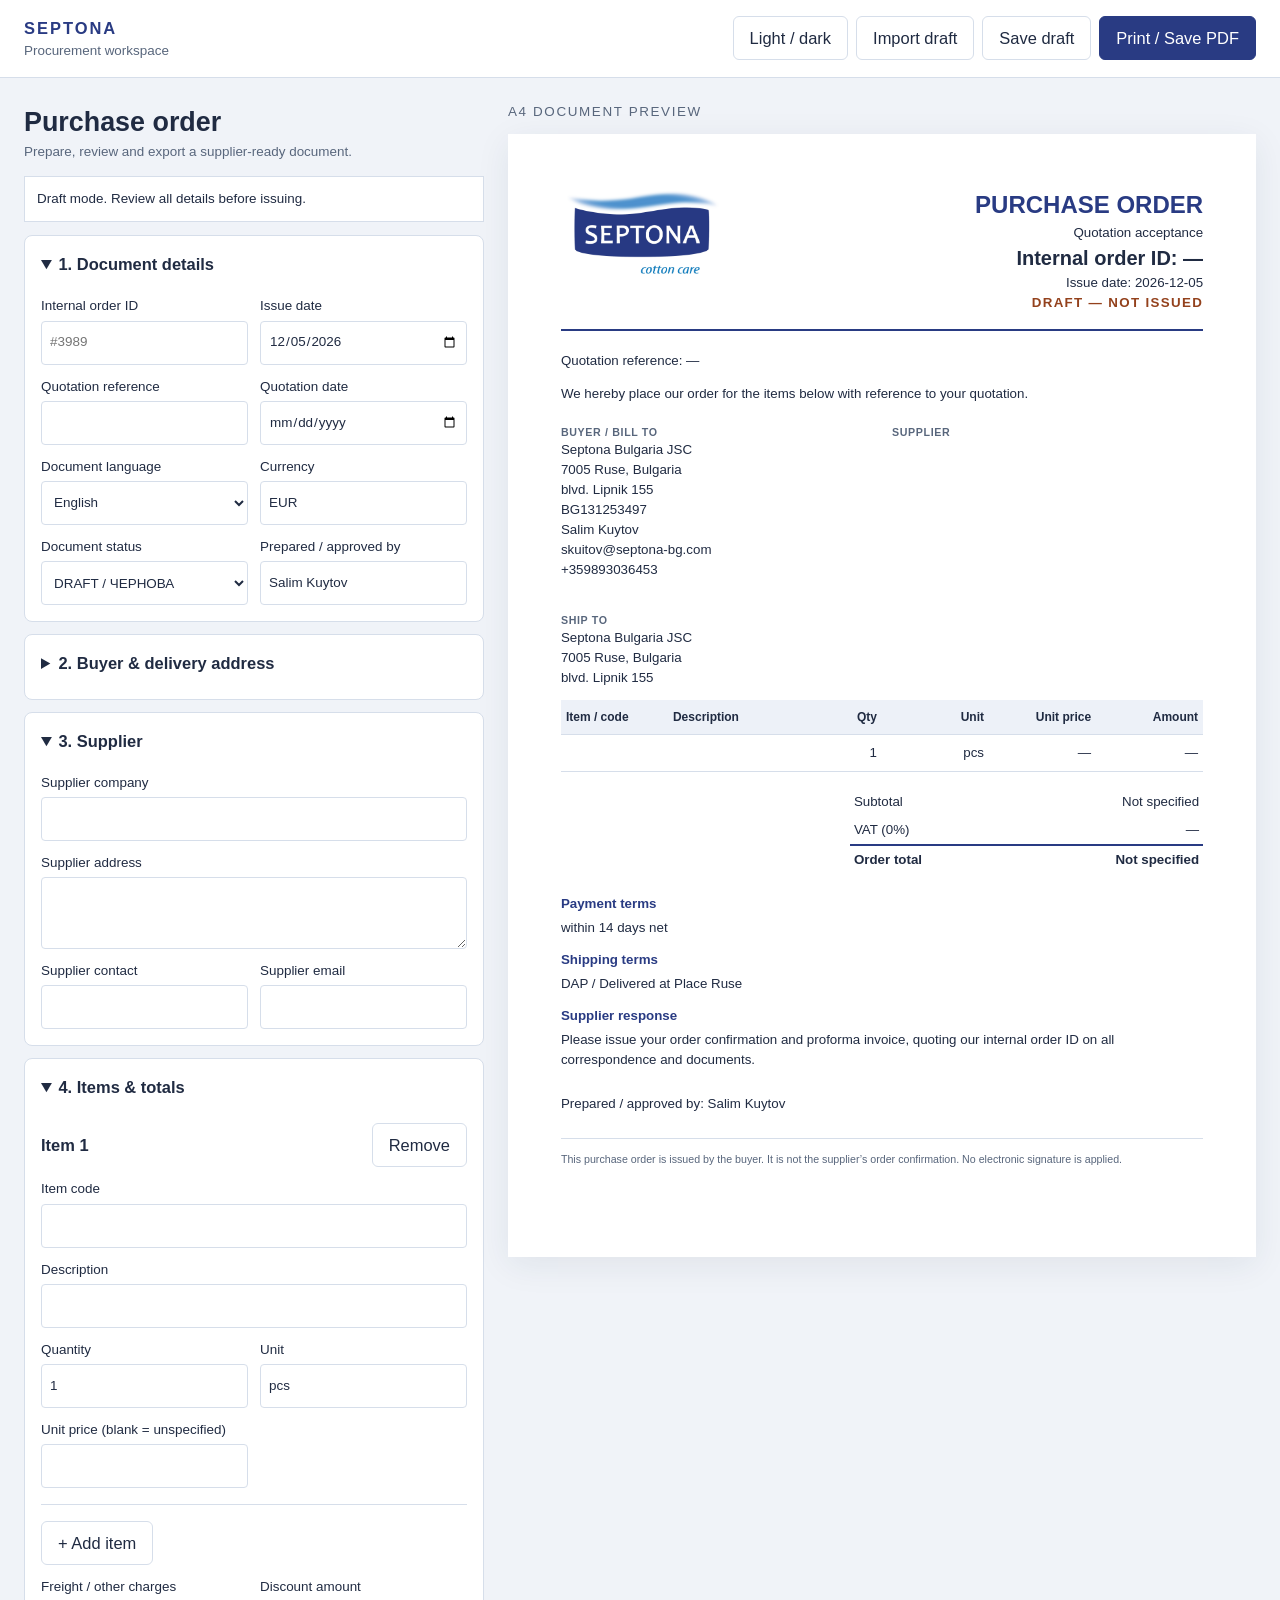
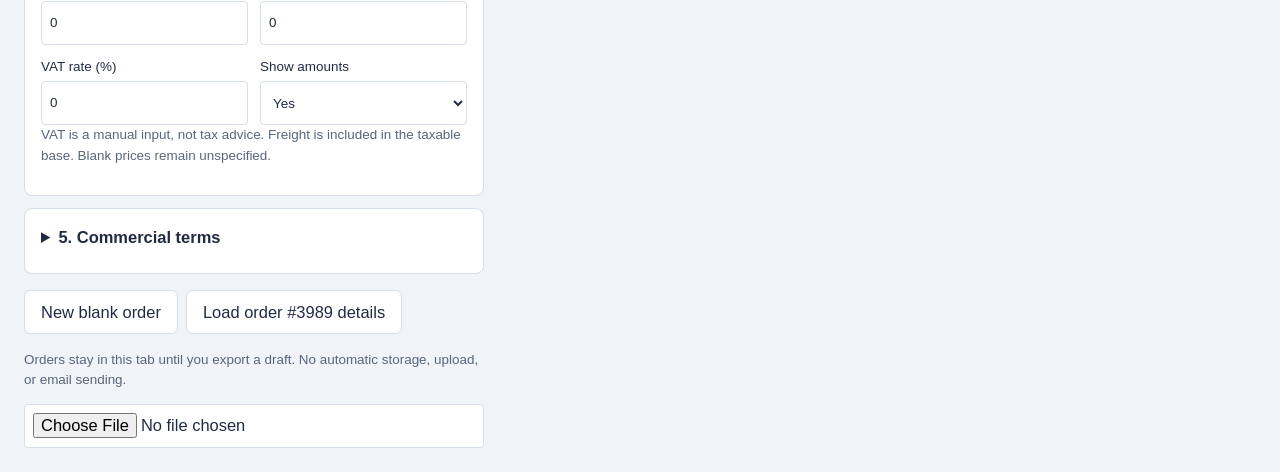
<file: index.html>
<!doctype html>
<html lang="en"><head><meta charset="utf-8"><meta name="viewport" content="width=device-width,initial-scale=1"><title>Septona | Purchase Orders</title><link rel="stylesheet" href="style.css"><script src="app.js" defer></script><script src="company-defaults.js?v=1" defer></script></head>
<body><header class="toolbar"><div><strong>SEPTONA</strong><span>Procurement workspace</span></div><nav><button id="theme">Light / dark</button><button id="load">Import draft</button><button id="save">Save draft</button><button id="pdf" class="primary">Print / Save PDF</button></nav></header>
<main><section class="editor"><h1>Purchase order</h1><p class="muted">Prepare, review and export a supplier-ready document.</p><p id="status" role="status">Draft mode. Review all details before issuing.</p>
<details open><summary>1. Document details</summary><div class="grid"><label>Internal order ID<input data-key="order" placeholder="#3989" required></label><label>Issue date<input data-key="date" type="date"></label><label>Quotation reference<input data-key="quote"></label><label>Quotation date<input data-key="quoteDate" type="date"></label><label>Document language<select data-key="language"><option value="en">English</option><option value="bg">Български</option></select></label><label>Currency<input data-key="currency" maxlength="3" placeholder="EUR"></label><label>Document status<select data-key="state"><option value="draft">DRAFT / ЧЕРНОВА</option><option value="issued">Issued / Издадена</option></select></label><label>Prepared / approved by<input data-key="approver"></label></div></details>
<details><summary>2. Buyer &amp; delivery address</summary><label>Buyer name<input data-key="buyer"></label><label>Registered address<textarea data-key="buyerAddress"></textarea></label><div class="grid"><label>VAT / registration ID<input data-key="vatId"></label><label>Contact person<input data-key="contact"></label><label>Contact email<input data-key="email" type="email"></label><label>Phone<input data-key="phone"></label></div><label>Ship-to address<textarea data-key="shipTo"></textarea></label></details>
<details open><summary>3. Supplier</summary><label>Supplier company<input data-key="supplier"></label><label>Supplier address<textarea data-key="supplierAddress"></textarea></label><div class="grid"><label>Supplier contact<input data-key="supplierContact"></label><label>Supplier email<input data-key="supplierEmail" type="email"></label></div></details>
<details open><summary>4. Items &amp; totals</summary><div id="items"></div><button id="add">+ Add item</button><div class="grid"><label>Freight / other charges<input data-key="freight" type="number" min="0" step="0.01"></label><label>Discount amount<input data-key="discount" type="number" min="0" step="0.01"></label><label>VAT rate (%)<input data-key="tax" type="number" min="0" max="100" step="0.01"></label><label>Show amounts<select data-key="showPrices"><option value="yes">Yes</option><option value="no">No — quote reference only</option></select></label></div><p class="muted">VAT is a manual input, not tax advice. Freight is included in the taxable base. Blank prices remain unspecified.</p></details>
<details><summary>5. Commercial terms</summary><label>Payment terms<textarea data-key="payment"></textarea></label><label>Delivery / availability<textarea data-key="delivery"></textarea></label><label>Incoterm / shipping terms<input data-key="incoterm" placeholder="As agreed in the quotation"></label><label>Additional notes<textarea data-key="notes"></textarea></label><label>Supplier response request<textarea data-key="request"></textarea></label></details>
<div class="actions"><button id="new">New blank order</button><button id="example">Load order #3989 details</button></div><p class="muted">Orders stay in this tab until you export a draft. No automatic storage, upload, or email sending.</p><input id="file" type="file" accept="application/json,.json" hidden></section>
<section class="preview-wrap" aria-label="Document preview"><div class="preview-label">A4 DOCUMENT PREVIEW</div><article id="document"></article></section></main></body></html>
</file>
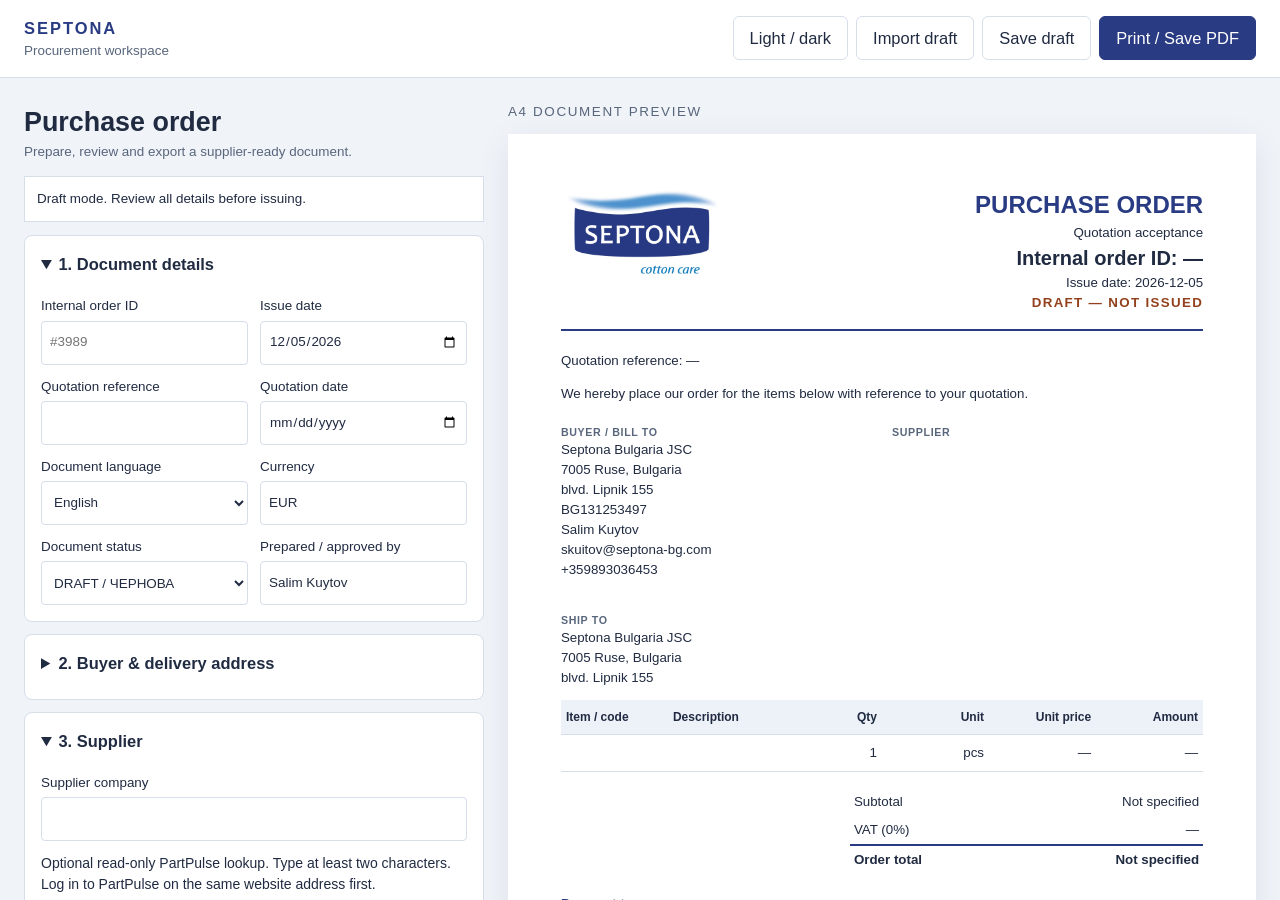
<file: connected.html>
<!doctype html>
<html lang="en"><head><meta charset="utf-8"><meta name="viewport" content="width=device-width,initial-scale=1"><title>Septona | PartPulse-connected addon</title><style>html,body{height:100%;margin:0}iframe{display:block;border:0;width:100%;height:100%}</style></head><body><iframe id="workspace" src="index.html" title="Septona purchase order workspace"></iframe><script>document.getElementById('workspace').addEventListener('load',function(){const script=this.contentDocument.createElement('script');script.src='supplier-lookup.js?v=1';this.contentDocument.head.append(script);});</script></body></html>
</file>
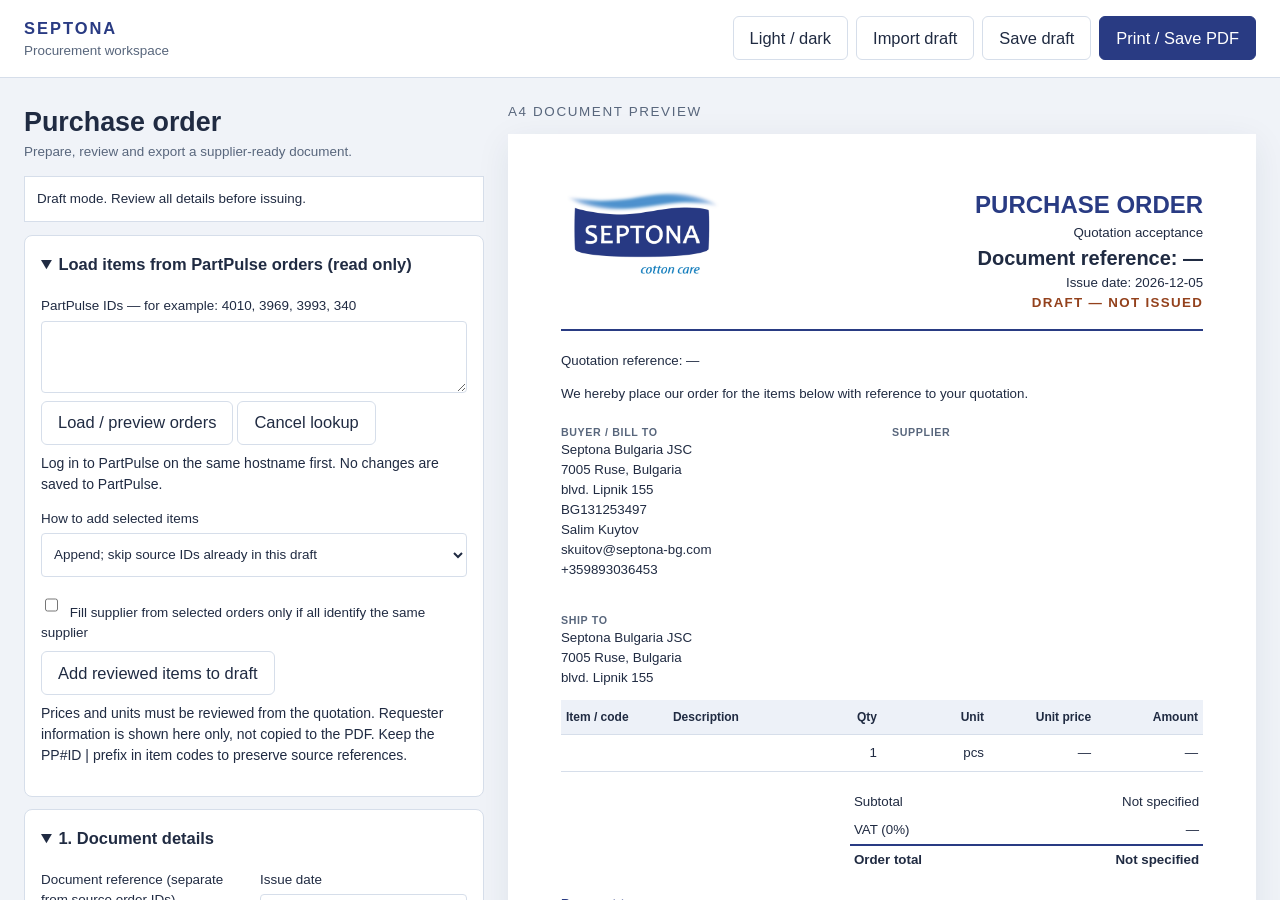
<file: orders-connected.html>
<!doctype html>
<html lang="en"><head><meta charset="utf-8"><meta name="viewport" content="width=device-width,initial-scale=1"><title>Septona | Multi-order workspace</title><style>html,body{height:100%;margin:0}iframe{display:block;border:0;width:100%;height:100%}</style></head><body><iframe id="workspace" title="Septona multi-order editor"></iframe><script>const frame=document.getElementById('workspace');frame.addEventListener('load',async function(){const doc=this.contentDocument;if(!doc.querySelector('[data-key="supplier"]'))return;for(const src of ['supplier-lookup.js?v=1','order-import.js?v=1']){try{await new Promise((resolve,reject)=>{const s=doc.createElement('script');s.src=src;s.onload=resolve;s.onerror=reject;doc.head.append(s);});}catch(_){const p=doc.createElement('p');p.textContent='An optional addon script failed to load. Check deployment files. Manual editor remains available.';doc.body.prepend(p);}}});frame.src='index.html';</script></body></html>
</file>
<file: style.css>
/* Septona procurement: restrained blue branding, dense editor and clean paper. */
:root{--bg:#f0f3f8;--surface:#fff;--ink:#202b42;--muted:#58667c;--line:#d6deea;--accent:#293b83;--paper:#fff;--s1:4px;--s2:8px;--s3:12px;--s4:16px;--s6:24px;--s8:32px;--small:clamp(.75rem,.72rem + .15vw,.85rem);--body:clamp(1rem,.95rem + .1vw,1.1rem);--title:clamp(1.5rem,1.2rem + .6vw,2rem)}
[data-theme=dark]{--bg:#141b28;--surface:#202b3d;--ink:#edf2fa;--muted:#bbc6d8;--line:#485570;--accent:#a7baff}
*{box-sizing:border-box}body{margin:0;background:var(--bg);color:var(--ink);font:var(--body)/1.5 'Segoe UI',Arial,sans-serif}button,input,textarea,select{font:inherit}button{cursor:pointer;min-height:44px;padding:var(--s2) var(--s4);background:var(--surface);color:var(--ink);border:1px solid var(--line);border-radius:6px}button:hover{border-color:var(--accent)}button:active{transform:translateY(1px)}:focus-visible{outline:3px solid var(--accent);outline-offset:2px}.primary{background:#293b83;color:white;border-color:#293b83}.toolbar{display:flex;align-items:center;justify-content:space-between;padding:var(--s4) var(--s6);background:var(--surface);border-bottom:1px solid var(--line);gap:var(--s4)}.toolbar strong{color:var(--accent);letter-spacing:.12em}.toolbar span{display:block;font-size:var(--small);color:var(--muted)}nav{display:flex;flex-wrap:wrap;gap:var(--s2)}main{display:grid;grid-template-columns:minmax(340px,460px) minmax(0,1fr);max-width:1600px;margin:auto;gap:var(--s6);padding:var(--s6)}h1{font-size:var(--title);margin:0}h2,h3,p{margin-top:0}.editor{min-width:0}.muted{font-size:var(--small);color:var(--muted)}#status{padding:var(--s3);background:var(--surface);border:1px solid var(--line);font-size:var(--small)}details{background:var(--surface);border:1px solid var(--line);border-radius:8px;padding:var(--s4);margin-bottom:var(--s3)}summary{font-weight:650;cursor:pointer;min-height:32px}label{display:block;font-size:var(--small);margin-top:var(--s3)}input,textarea,select{display:block;width:100%;min-height:44px;padding:var(--s2);border:1px solid var(--line);border-radius:4px;background:var(--surface);color:var(--ink);margin-top:var(--s1)}textarea{resize:vertical;min-height:72px}.grid{display:grid;grid-template-columns:1fr 1fr;gap:0 var(--s3)}.item{padding-bottom:var(--s4);margin-bottom:var(--s4);border-bottom:1px solid var(--line)}.item-header{display:flex;align-items:center;justify-content:space-between;margin-top:var(--s4)}.actions{display:flex;gap:var(--s2);flex-wrap:wrap;margin:var(--s4) 0}.preview-wrap{min-width:0}.preview-label{font-size:var(--small);color:var(--muted);letter-spacing:.12em;margin-bottom:var(--s3)}#document{background:white;color:#202b42;max-width:210mm;min-height:297mm;padding:14mm;margin:auto;box-shadow:0 8px 32px #1d2d4814;overflow-wrap:anywhere;font-size:10pt;line-height:1.5}.doc-head{display:flex;justify-content:space-between;gap:16px;border-bottom:2px solid #293b83;padding-bottom:16px;margin-bottom:20px}.logo{width:165px;height:auto;object-fit:contain;align-self:flex-start}.doc-title{text-align:right}.doc-title h2{font-size:18pt;color:#293b83;margin:0}.doc-title strong{font-size:15pt}.draft{color:#93411c;font-weight:bold;letter-spacing:.1em}.parties{display:grid;grid-template-columns:1fr 1fr;gap:20px;margin:20px 0}.block{white-space:pre-wrap;margin-bottom:12px}.label{font-size:8pt;font-weight:bold;color:#58667c;text-transform:uppercase;letter-spacing:.06em}table{width:100%;border-collapse:collapse;table-layout:fixed}th,td{padding:8px 5px;vertical-align:top;border-bottom:1px solid #d6deea;white-space:pre-wrap;overflow-wrap:anywhere}th{background:#edf1f8;text-align:left;font-size:9pt}td.num,th.num{text-align:right}.totals{margin:16px 0 20px auto;width:55%}.total-row{display:flex;justify-content:space-between;gap:10px;padding:4px}.grand{border-top:2px solid #293b83;font-weight:bold}.terms{margin-top:20px}.terms h3{font-size:10pt;margin:12px 0 4px;color:#293b83}.doc-footer{border-top:1px solid #d6deea;margin-top:24px;padding-top:12px;font-size:8pt;color:#58667c}.signature{margin-top:24px}tr,.doc-head,.total-row,.signature{break-inside:avoid}thead{display:table-header-group}
@media(max-width:1100px){main{grid-template-columns:1fr}.editor{max-width:800px;width:100%;margin:auto}}@media(max-width:600px){.toolbar{display:block;padding:var(--s4)}nav{margin-top:var(--s3)}main{padding:var(--s3)}#document{padding:var(--s4);font-size:9pt;min-height:0}.doc-head{display:block}.doc-title{text-align:left;margin-top:16px}.parties{gap:12px}.totals{width:85%}.grid{grid-template-columns:1fr 1fr}.logo{width:130px}th,td{padding:6px 3px;font-size:8pt}}
@page{size:A4;margin:14mm}@media print{html,body{background:#fff!important}body{font-size:10pt}.toolbar,.editor,.preview-label{display:none!important}main,.preview-wrap{display:block;padding:0;margin:0;max-width:none}#document{padding:0;margin:0;max-width:none;min-height:0;box-shadow:none;font-size:10pt}.doc-head{display:flex}.doc-title{text-align:right;margin:0}.logo{width:165px}.parties{gap:20px}.totals{width:55%}th,td{padding:8px 5px;font-size:9pt}a{color:inherit}h3{break-after:avoid}body{-webkit-print-color-adjust:exact;print-color-adjust:exact}}
@media(prefers-reduced-motion:reduce){*{scroll-behavior:auto!important;transition:none!important}}
</file>
